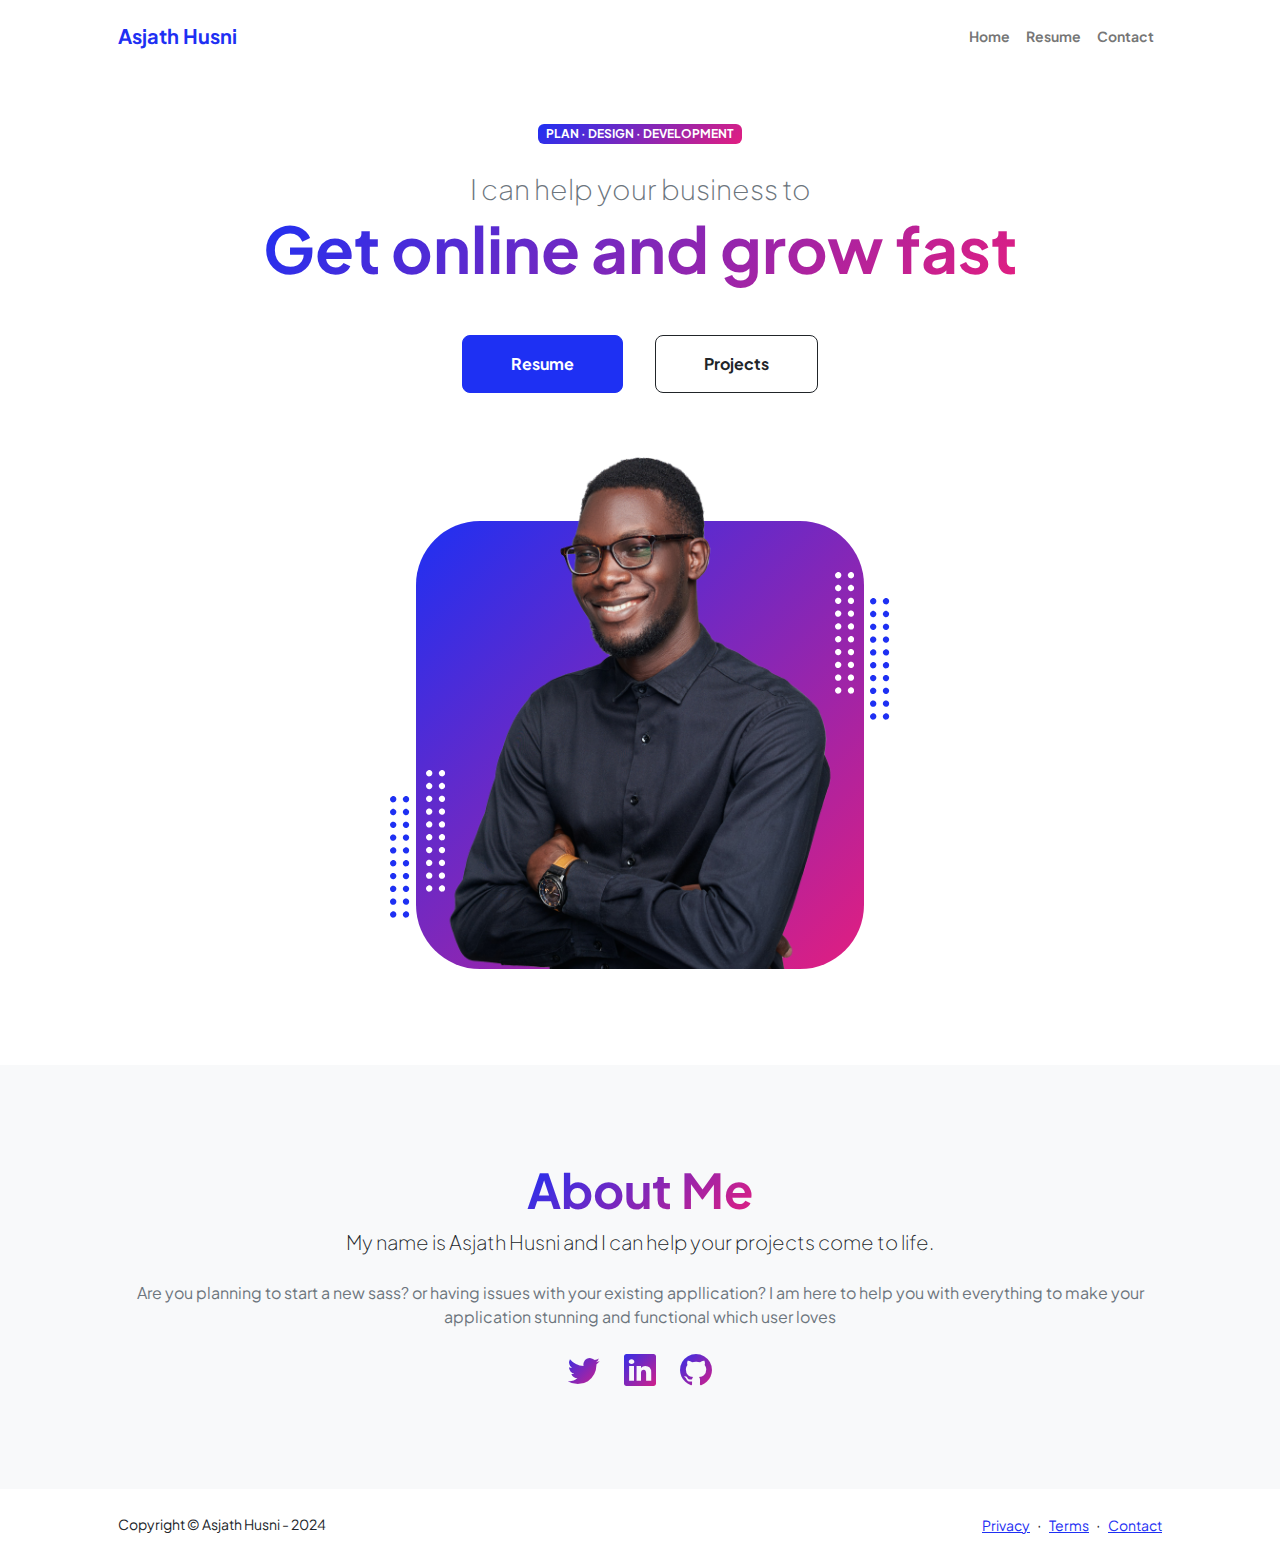
<file: index.html>
<!DOCTYPE html>
<html lang="en">
  <head>
    <meta charset="utf-8" />
    <meta
      name="viewport"
      content="width=device-width, initial-scale=1, shrink-to-fit=no"
    />
    <meta name="description" content="" />
    <meta name="author" content="" />
    <title>Asjath Husni</title>
    <!-- Favicon-->
    <link rel="icon" type="image/x-icon" href="assets/favicon.ico" />
    <!-- Custom Google font-->
    <link rel="preconnect" href="https://fonts.googleapis.com" />
    <link rel="preconnect" href="https://fonts.gstatic.com" crossorigin />
    <link
      href="https://fonts.googleapis.com/css2?family=Plus+Jakarta+Sans:wght@100;200;300;400;500;600;700;800;900&amp;display=swap"
      rel="stylesheet"
    />
    <!-- Bootstrap icons-->
    <link
      href="https://cdn.jsdelivr.net/npm/bootstrap-icons@1.8.1/font/bootstrap-icons.css"
      rel="stylesheet"
    />
    <!-- Core theme CSS (includes Bootstrap)-->
    <link href="css/styles.css" rel="stylesheet" />
  </head>
  <body class="d-flex flex-column h-100">
    <main class="flex-shrink-0">
      <!-- Navigation-->
      <nav class="navbar navbar-expand-lg navbar-light bg-white py-3">
        <div class="container px-5">
          <a class="navbar-brand" href="index.html"
            ><span class="fw-bolder text-primary">Asjath Husni</span></a
          >
          <button
            class="navbar-toggler"
            type="button"
            data-bs-toggle="collapse"
            data-bs-target="#navbarSupportedContent"
            aria-controls="navbarSupportedContent"
            aria-expanded="false"
            aria-label="Toggle navigation"
          >
            <span class="navbar-toggler-icon"></span>
          </button>
          <div class="collapse navbar-collapse" id="navbarSupportedContent">
            <ul class="navbar-nav ms-auto mb-2 mb-lg-0 small fw-bolder">
              <li class="nav-item">
                <a class="nav-link" href="index.html">Home</a>
              </li>
              <li class="nav-item">
                <a class="nav-link" href="resume.html">Resume</a>
              </li>
              <!-- <li class="nav-item">
                <a class="nav-link" href="projects.html">Projects</a>
              </li> -->
              <li class="nav-item">
                <a class="nav-link" href="contact.html">Contact</a>
              </li>
            </ul>
          </div>
        </div>
      </nav>
      <!-- Header-->
      <header class="py-5">
        <div class="container px-5 pb-5">
          <div class="row gx-5 align-items-center">
            <div class="col-xxl-5">
              <!-- Header text content-->
              <div class="text-center text-xxl-start">
                <div
                  class="badge bg-gradient-primary-to-secondary text-white mb-4"
                >
                  <div class="text-uppercase">
                    Plan &middot; Design &middot; Development
                  </div>
                </div>
                <div class="fs-3 fw-light text-muted">
                  I can help your business to
                </div>
                <h1 class="display-3 fw-bolder mb-5">
                  <span class="text-gradient d-inline"
                    >Get online and grow fast</span
                  >
                </h1>
                <div
                  class="d-grid gap-3 d-sm-flex justify-content-sm-center justify-content-xxl-start mb-3"
                >
                  <a
                    class="btn btn-primary btn-lg px-5 py-3 me-sm-3 fs-6 fw-bolder"
                    href="resume.html"
                    >Resume</a
                  >
                  <a
                    class="btn btn-outline-dark btn-lg px-5 py-3 fs-6 fw-bolder"
                    href="projects.html"
                    >Projects</a
                  >
                </div>
              </div>
            </div>
            <div class="col-xxl-7">
              <!-- Header profile picture-->
              <div class="d-flex justify-content-center mt-5 mt-xxl-0">
                <div class="profile bg-gradient-primary-to-secondary">
                  <!-- TIP: For best results, use a photo with a transparent background like the demo example below-->
                  <!-- Watch a tutorial on how to do this on YouTube (link)-->
                  <img class="profile-img" src="assets/profile.png" alt="..." />
                  <div class="dots-1">
                    <!-- SVG Dots-->
                    <svg
                      version="1.1"
                      xmlns="http://www.w3.org/2000/svg"
                      xmlns:xlink="http://www.w3.org/1999/xlink"
                      x="0px"
                      y="0px"
                      viewBox="0 0 191.6 1215.4"
                      style="enable-background: new 0 0 191.6 1215.4"
                      xml:space="preserve"
                    >
                      <g
                        transform="translate(0.000000,1280.000000) scale(0.100000,-0.100000)"
                      >
                        <path
                          d="M227.7,12788.6c-105-35-200-141-222-248c-43-206,163-412,369-369c155,32,275,190,260,339c-11,105-90,213-190,262        C383.7,12801.6,289.7,12808.6,227.7,12788.6z"
                        ></path>
                        <path
                          d="M1507.7,12788.6c-151-50-253-216-222-362c25-119,136-230,254-255c194-41,395,142,375,339c-11,105-90,213-190,262        C1663.7,12801.6,1569.7,12808.6,1507.7,12788.6z"
                        ></path>
                        <path
                          d="M227.7,11508.6c-105-35-200-141-222-248c-43-206,163-412,369-369c155,32,275,190,260,339c-11,105-90,213-190,262        C383.7,11521.6,289.7,11528.6,227.7,11508.6z"
                        ></path>
                        <path
                          d="M1507.7,11508.6c-151-50-253-216-222-362c25-119,136-230,254-255c194-41,395,142,375,339c-11,105-90,213-190,262        C1663.7,11521.6,1569.7,11528.6,1507.7,11508.6z"
                        ></path>
                        <path
                          d="M227.7,10228.6c-105-35-200-141-222-248c-43-206,163-412,369-369c155,32,275,190,260,339c-11,105-90,213-190,262        C383.7,10241.6,289.7,10248.6,227.7,10228.6z"
                        ></path>
                        <path
                          d="M1507.7,10228.6c-105-35-200-141-222-248c-43-206,163-412,369-369c155,32,275,190,260,339c-11,105-90,213-190,262        C1663.7,10241.6,1569.7,10248.6,1507.7,10228.6z"
                        ></path>
                        <path
                          d="M227.7,8948.6c-105-35-200-141-222-248c-43-206,163-412,369-369c155,32,275,190,260,339c-11,105-90,213-190,262        C383.7,8961.6,289.7,8968.6,227.7,8948.6z"
                        ></path>
                        <path
                          d="M1507.7,8948.6c-105-35-200-141-222-248c-43-206,163-412,369-369c155,32,275,190,260,339c-11,105-90,213-190,262        C1663.7,8961.6,1569.7,8968.6,1507.7,8948.6z"
                        ></path>
                        <path
                          d="M227.7,7668.6c-105-35-200-141-222-248c-43-206,163-412,369-369c155,32,275,190,260,339c-11,105-90,213-190,262        C383.7,7681.6,289.7,7688.6,227.7,7668.6z"
                        ></path>
                        <path
                          d="M1507.7,7668.6c-105-35-200-141-222-248c-43-206,163-412,369-369c155,32,275,190,260,339c-11,105-90,213-190,262        C1663.7,7681.6,1569.7,7688.6,1507.7,7668.6z"
                        ></path>
                        <path
                          d="M227.7,6388.6c-105-35-200-141-222-248c-43-206,163-412,369-369c155,32,275,190,260,339c-11,105-90,213-190,262        C383.7,6401.6,289.7,6408.6,227.7,6388.6z"
                        ></path>
                        <path
                          d="M1507.7,6388.6c-105-35-200-141-222-248c-43-206,163-412,369-369c155,32,275,190,260,339c-11,105-90,213-190,262        C1663.7,6401.6,1569.7,6408.6,1507.7,6388.6z"
                        ></path>
                        <path
                          d="M227.7,5108.6c-105-35-200-141-222-248c-43-206,163-412,369-369c155,32,275,190,260,339c-11,105-90,213-190,262        C383.7,5121.6,289.7,5128.6,227.7,5108.6z"
                        ></path>
                        <path
                          d="M1507.7,5108.6c-105-35-200-141-222-248c-43-206,163-412,369-369c155,32,275,190,260,339c-11,105-90,213-190,262        C1663.7,5121.6,1569.7,5128.6,1507.7,5108.6z"
                        ></path>
                        <path
                          d="M227.7,3828.6c-105-35-200-141-222-248c-43-206,163-412,369-369c155,32,275,190,260,339c-11,105-90,213-190,262        C383.7,3841.6,289.7,3848.6,227.7,3828.6z"
                        ></path>
                        <path
                          d="M1507.7,3828.6c-105-35-200-141-222-248c-43-206,163-412,369-369c155,32,275,190,260,339c-11,105-90,213-190,262        C1663.7,3841.6,1569.7,3848.6,1507.7,3828.6z"
                        ></path>
                        <path
                          d="M227.7,2548.6c-105-35-200-141-222-248c-43-206,163-412,369-369c155,32,275,190,260,339c-11,105-90,213-190,262        C383.7,2561.6,289.7,2568.6,227.7,2548.6z"
                        ></path>
                        <path
                          d="M1507.7,2548.6c-105-35-200-141-222-248c-43-206,163-412,369-369c155,32,275,190,260,339c-11,105-90,213-190,262        C1663.7,2561.6,1569.7,2568.6,1507.7,2548.6z"
                        ></path>
                        <path
                          d="M227.7,1268.6c-105-35-200-141-222-248c-43-206,163-412,369-369c155,32,275,190,260,339c-11,105-90,213-190,262        C383.7,1281.6,289.7,1288.6,227.7,1268.6z"
                        ></path>
                        <path
                          d="M1507.7,1268.6c-105-35-200-141-222-248c-43-206,163-412,369-369c155,32,275,190,260,339c-11,105-90,213-190,262        C1663.7,1281.6,1569.7,1288.6,1507.7,1268.6z"
                        ></path>
                      </g>
                    </svg>
                    <!-- END of SVG dots-->
                  </div>
                  <div class="dots-2">
                    <!-- SVG Dots-->
                    <svg
                      version="1.1"
                      xmlns="http://www.w3.org/2000/svg"
                      xmlns:xlink="http://www.w3.org/1999/xlink"
                      x="0px"
                      y="0px"
                      viewBox="0 0 191.6 1215.4"
                      style="enable-background: new 0 0 191.6 1215.4"
                      xml:space="preserve"
                    >
                      <g
                        transform="translate(0.000000,1280.000000) scale(0.100000,-0.100000)"
                      >
                        <path
                          d="M227.7,12788.6c-105-35-200-141-222-248c-43-206,163-412,369-369c155,32,275,190,260,339c-11,105-90,213-190,262        C383.7,12801.6,289.7,12808.6,227.7,12788.6z"
                        ></path>
                        <path
                          d="M1507.7,12788.6c-151-50-253-216-222-362c25-119,136-230,254-255c194-41,395,142,375,339c-11,105-90,213-190,262        C1663.7,12801.6,1569.7,12808.6,1507.7,12788.6z"
                        ></path>
                        <path
                          d="M227.7,11508.6c-105-35-200-141-222-248c-43-206,163-412,369-369c155,32,275,190,260,339c-11,105-90,213-190,262        C383.7,11521.6,289.7,11528.6,227.7,11508.6z"
                        ></path>
                        <path
                          d="M1507.7,11508.6c-151-50-253-216-222-362c25-119,136-230,254-255c194-41,395,142,375,339c-11,105-90,213-190,262        C1663.7,11521.6,1569.7,11528.6,1507.7,11508.6z"
                        ></path>
                        <path
                          d="M227.7,10228.6c-105-35-200-141-222-248c-43-206,163-412,369-369c155,32,275,190,260,339c-11,105-90,213-190,262        C383.7,10241.6,289.7,10248.6,227.7,10228.6z"
                        ></path>
                        <path
                          d="M1507.7,10228.6c-105-35-200-141-222-248c-43-206,163-412,369-369c155,32,275,190,260,339c-11,105-90,213-190,262        C1663.7,10241.6,1569.7,10248.6,1507.7,10228.6z"
                        ></path>
                        <path
                          d="M227.7,8948.6c-105-35-200-141-222-248c-43-206,163-412,369-369c155,32,275,190,260,339c-11,105-90,213-190,262        C383.7,8961.6,289.7,8968.6,227.7,8948.6z"
                        ></path>
                        <path
                          d="M1507.7,8948.6c-105-35-200-141-222-248c-43-206,163-412,369-369c155,32,275,190,260,339c-11,105-90,213-190,262        C1663.7,8961.6,1569.7,8968.6,1507.7,8948.6z"
                        ></path>
                        <path
                          d="M227.7,7668.6c-105-35-200-141-222-248c-43-206,163-412,369-369c155,32,275,190,260,339c-11,105-90,213-190,262        C383.7,7681.6,289.7,7688.6,227.7,7668.6z"
                        ></path>
                        <path
                          d="M1507.7,7668.6c-105-35-200-141-222-248c-43-206,163-412,369-369c155,32,275,190,260,339c-11,105-90,213-190,262        C1663.7,7681.6,1569.7,7688.6,1507.7,7668.6z"
                        ></path>
                        <path
                          d="M227.7,6388.6c-105-35-200-141-222-248c-43-206,163-412,369-369c155,32,275,190,260,339c-11,105-90,213-190,262        C383.7,6401.6,289.7,6408.6,227.7,6388.6z"
                        ></path>
                        <path
                          d="M1507.7,6388.6c-105-35-200-141-222-248c-43-206,163-412,369-369c155,32,275,190,260,339c-11,105-90,213-190,262        C1663.7,6401.6,1569.7,6408.6,1507.7,6388.6z"
                        ></path>
                        <path
                          d="M227.7,5108.6c-105-35-200-141-222-248c-43-206,163-412,369-369c155,32,275,190,260,339c-11,105-90,213-190,262        C383.7,5121.6,289.7,5128.6,227.7,5108.6z"
                        ></path>
                        <path
                          d="M1507.7,5108.6c-105-35-200-141-222-248c-43-206,163-412,369-369c155,32,275,190,260,339c-11,105-90,213-190,262        C1663.7,5121.6,1569.7,5128.6,1507.7,5108.6z"
                        ></path>
                        <path
                          d="M227.7,3828.6c-105-35-200-141-222-248c-43-206,163-412,369-369c155,32,275,190,260,339c-11,105-90,213-190,262        C383.7,3841.6,289.7,3848.6,227.7,3828.6z"
                        ></path>
                        <path
                          d="M1507.7,3828.6c-105-35-200-141-222-248c-43-206,163-412,369-369c155,32,275,190,260,339c-11,105-90,213-190,262        C1663.7,3841.6,1569.7,3848.6,1507.7,3828.6z"
                        ></path>
                        <path
                          d="M227.7,2548.6c-105-35-200-141-222-248c-43-206,163-412,369-369c155,32,275,190,260,339c-11,105-90,213-190,262        C383.7,2561.6,289.7,2568.6,227.7,2548.6z"
                        ></path>
                        <path
                          d="M1507.7,2548.6c-105-35-200-141-222-248c-43-206,163-412,369-369c155,32,275,190,260,339c-11,105-90,213-190,262        C1663.7,2561.6,1569.7,2568.6,1507.7,2548.6z"
                        ></path>
                        <path
                          d="M227.7,1268.6c-105-35-200-141-222-248c-43-206,163-412,369-369c155,32,275,190,260,339c-11,105-90,213-190,262        C383.7,1281.6,289.7,1288.6,227.7,1268.6z"
                        ></path>
                        <path
                          d="M1507.7,1268.6c-105-35-200-141-222-248c-43-206,163-412,369-369c155,32,275,190,260,339c-11,105-90,213-190,262        C1663.7,1281.6,1569.7,1288.6,1507.7,1268.6z"
                        ></path>
                      </g>
                    </svg>
                    <!-- END of SVG dots-->
                  </div>
                  <div class="dots-3">
                    <!-- SVG Dots-->
                    <svg
                      version="1.1"
                      xmlns="http://www.w3.org/2000/svg"
                      xmlns:xlink="http://www.w3.org/1999/xlink"
                      x="0px"
                      y="0px"
                      viewBox="0 0 191.6 1215.4"
                      style="enable-background: new 0 0 191.6 1215.4"
                      xml:space="preserve"
                    >
                      <g
                        transform="translate(0.000000,1280.000000) scale(0.100000,-0.100000)"
                      >
                        <path
                          d="M227.7,12788.6c-105-35-200-141-222-248c-43-206,163-412,369-369c155,32,275,190,260,339c-11,105-90,213-190,262        C383.7,12801.6,289.7,12808.6,227.7,12788.6z"
                        ></path>
                        <path
                          d="M1507.7,12788.6c-151-50-253-216-222-362c25-119,136-230,254-255c194-41,395,142,375,339c-11,105-90,213-190,262        C1663.7,12801.6,1569.7,12808.6,1507.7,12788.6z"
                        ></path>
                        <path
                          d="M227.7,11508.6c-105-35-200-141-222-248c-43-206,163-412,369-369c155,32,275,190,260,339c-11,105-90,213-190,262        C383.7,11521.6,289.7,11528.6,227.7,11508.6z"
                        ></path>
                        <path
                          d="M1507.7,11508.6c-151-50-253-216-222-362c25-119,136-230,254-255c194-41,395,142,375,339c-11,105-90,213-190,262        C1663.7,11521.6,1569.7,11528.6,1507.7,11508.6z"
                        ></path>
                        <path
                          d="M227.7,10228.6c-105-35-200-141-222-248c-43-206,163-412,369-369c155,32,275,190,260,339c-11,105-90,213-190,262        C383.7,10241.6,289.7,10248.6,227.7,10228.6z"
                        ></path>
                        <path
                          d="M1507.7,10228.6c-105-35-200-141-222-248c-43-206,163-412,369-369c155,32,275,190,260,339c-11,105-90,213-190,262        C1663.7,10241.6,1569.7,10248.6,1507.7,10228.6z"
                        ></path>
                        <path
                          d="M227.7,8948.6c-105-35-200-141-222-248c-43-206,163-412,369-369c155,32,275,190,260,339c-11,105-90,213-190,262        C383.7,8961.6,289.7,8968.6,227.7,8948.6z"
                        ></path>
                        <path
                          d="M1507.7,8948.6c-105-35-200-141-222-248c-43-206,163-412,369-369c155,32,275,190,260,339c-11,105-90,213-190,262        C1663.7,8961.6,1569.7,8968.6,1507.7,8948.6z"
                        ></path>
                        <path
                          d="M227.7,7668.6c-105-35-200-141-222-248c-43-206,163-412,369-369c155,32,275,190,260,339c-11,105-90,213-190,262        C383.7,7681.6,289.7,7688.6,227.7,7668.6z"
                        ></path>
                        <path
                          d="M1507.7,7668.6c-105-35-200-141-222-248c-43-206,163-412,369-369c155,32,275,190,260,339c-11,105-90,213-190,262        C1663.7,7681.6,1569.7,7688.6,1507.7,7668.6z"
                        ></path>
                        <path
                          d="M227.7,6388.6c-105-35-200-141-222-248c-43-206,163-412,369-369c155,32,275,190,260,339c-11,105-90,213-190,262        C383.7,6401.6,289.7,6408.6,227.7,6388.6z"
                        ></path>
                        <path
                          d="M1507.7,6388.6c-105-35-200-141-222-248c-43-206,163-412,369-369c155,32,275,190,260,339c-11,105-90,213-190,262        C1663.7,6401.6,1569.7,6408.6,1507.7,6388.6z"
                        ></path>
                        <path
                          d="M227.7,5108.6c-105-35-200-141-222-248c-43-206,163-412,369-369c155,32,275,190,260,339c-11,105-90,213-190,262        C383.7,5121.6,289.7,5128.6,227.7,5108.6z"
                        ></path>
                        <path
                          d="M1507.7,5108.6c-105-35-200-141-222-248c-43-206,163-412,369-369c155,32,275,190,260,339c-11,105-90,213-190,262        C1663.7,5121.6,1569.7,5128.6,1507.7,5108.6z"
                        ></path>
                        <path
                          d="M227.7,3828.6c-105-35-200-141-222-248c-43-206,163-412,369-369c155,32,275,190,260,339c-11,105-90,213-190,262        C383.7,3841.6,289.7,3848.6,227.7,3828.6z"
                        ></path>
                        <path
                          d="M1507.7,3828.6c-105-35-200-141-222-248c-43-206,163-412,369-369c155,32,275,190,260,339c-11,105-90,213-190,262        C1663.7,3841.6,1569.7,3848.6,1507.7,3828.6z"
                        ></path>
                        <path
                          d="M227.7,2548.6c-105-35-200-141-222-248c-43-206,163-412,369-369c155,32,275,190,260,339c-11,105-90,213-190,262        C383.7,2561.6,289.7,2568.6,227.7,2548.6z"
                        ></path>
                        <path
                          d="M1507.7,2548.6c-105-35-200-141-222-248c-43-206,163-412,369-369c155,32,275,190,260,339c-11,105-90,213-190,262        C1663.7,2561.6,1569.7,2568.6,1507.7,2548.6z"
                        ></path>
                        <path
                          d="M227.7,1268.6c-105-35-200-141-222-248c-43-206,163-412,369-369c155,32,275,190,260,339c-11,105-90,213-190,262        C383.7,1281.6,289.7,1288.6,227.7,1268.6z"
                        ></path>
                        <path
                          d="M1507.7,1268.6c-105-35-200-141-222-248c-43-206,163-412,369-369c155,32,275,190,260,339c-11,105-90,213-190,262        C1663.7,1281.6,1569.7,1288.6,1507.7,1268.6z"
                        ></path>
                      </g>
                    </svg>
                    <!-- END of SVG dots-->
                  </div>
                  <div class="dots-4">
                    <!-- SVG Dots-->
                    <svg
                      version="1.1"
                      xmlns="http://www.w3.org/2000/svg"
                      xmlns:xlink="http://www.w3.org/1999/xlink"
                      x="0px"
                      y="0px"
                      viewBox="0 0 191.6 1215.4"
                      style="enable-background: new 0 0 191.6 1215.4"
                      xml:space="preserve"
                    >
                      <g
                        transform="translate(0.000000,1280.000000) scale(0.100000,-0.100000)"
                      >
                        <path
                          d="M227.7,12788.6c-105-35-200-141-222-248c-43-206,163-412,369-369c155,32,275,190,260,339c-11,105-90,213-190,262        C383.7,12801.6,289.7,12808.6,227.7,12788.6z"
                        ></path>
                        <path
                          d="M1507.7,12788.6c-151-50-253-216-222-362c25-119,136-230,254-255c194-41,395,142,375,339c-11,105-90,213-190,262        C1663.7,12801.6,1569.7,12808.6,1507.7,12788.6z"
                        ></path>
                        <path
                          d="M227.7,11508.6c-105-35-200-141-222-248c-43-206,163-412,369-369c155,32,275,190,260,339c-11,105-90,213-190,262        C383.7,11521.6,289.7,11528.6,227.7,11508.6z"
                        ></path>
                        <path
                          d="M1507.7,11508.6c-151-50-253-216-222-362c25-119,136-230,254-255c194-41,395,142,375,339c-11,105-90,213-190,262        C1663.7,11521.6,1569.7,11528.6,1507.7,11508.6z"
                        ></path>
                        <path
                          d="M227.7,10228.6c-105-35-200-141-222-248c-43-206,163-412,369-369c155,32,275,190,260,339c-11,105-90,213-190,262        C383.7,10241.6,289.7,10248.6,227.7,10228.6z"
                        ></path>
                        <path
                          d="M1507.7,10228.6c-105-35-200-141-222-248c-43-206,163-412,369-369c155,32,275,190,260,339c-11,105-90,213-190,262        C1663.7,10241.6,1569.7,10248.6,1507.7,10228.6z"
                        ></path>
                        <path
                          d="M227.7,8948.6c-105-35-200-141-222-248c-43-206,163-412,369-369c155,32,275,190,260,339c-11,105-90,213-190,262        C383.7,8961.6,289.7,8968.6,227.7,8948.6z"
                        ></path>
                        <path
                          d="M1507.7,8948.6c-105-35-200-141-222-248c-43-206,163-412,369-369c155,32,275,190,260,339c-11,105-90,213-190,262        C1663.7,8961.6,1569.7,8968.6,1507.7,8948.6z"
                        ></path>
                        <path
                          d="M227.7,7668.6c-105-35-200-141-222-248c-43-206,163-412,369-369c155,32,275,190,260,339c-11,105-90,213-190,262        C383.7,7681.6,289.7,7688.6,227.7,7668.6z"
                        ></path>
                        <path
                          d="M1507.7,7668.6c-105-35-200-141-222-248c-43-206,163-412,369-369c155,32,275,190,260,339c-11,105-90,213-190,262        C1663.7,7681.6,1569.7,7688.6,1507.7,7668.6z"
                        ></path>
                        <path
                          d="M227.7,6388.6c-105-35-200-141-222-248c-43-206,163-412,369-369c155,32,275,190,260,339c-11,105-90,213-190,262        C383.7,6401.6,289.7,6408.6,227.7,6388.6z"
                        ></path>
                        <path
                          d="M1507.7,6388.6c-105-35-200-141-222-248c-43-206,163-412,369-369c155,32,275,190,260,339c-11,105-90,213-190,262        C1663.7,6401.6,1569.7,6408.6,1507.7,6388.6z"
                        ></path>
                        <path
                          d="M227.7,5108.6c-105-35-200-141-222-248c-43-206,163-412,369-369c155,32,275,190,260,339c-11,105-90,213-190,262        C383.7,5121.6,289.7,5128.6,227.7,5108.6z"
                        ></path>
                        <path
                          d="M1507.7,5108.6c-105-35-200-141-222-248c-43-206,163-412,369-369c155,32,275,190,260,339c-11,105-90,213-190,262        C1663.7,5121.6,1569.7,5128.6,1507.7,5108.6z"
                        ></path>
                        <path
                          d="M227.7,3828.6c-105-35-200-141-222-248c-43-206,163-412,369-369c155,32,275,190,260,339c-11,105-90,213-190,262        C383.7,3841.6,289.7,3848.6,227.7,3828.6z"
                        ></path>
                        <path
                          d="M1507.7,3828.6c-105-35-200-141-222-248c-43-206,163-412,369-369c155,32,275,190,260,339c-11,105-90,213-190,262        C1663.7,3841.6,1569.7,3848.6,1507.7,3828.6z"
                        ></path>
                        <path
                          d="M227.7,2548.6c-105-35-200-141-222-248c-43-206,163-412,369-369c155,32,275,190,260,339c-11,105-90,213-190,262        C383.7,2561.6,289.7,2568.6,227.7,2548.6z"
                        ></path>
                        <path
                          d="M1507.7,2548.6c-105-35-200-141-222-248c-43-206,163-412,369-369c155,32,275,190,260,339c-11,105-90,213-190,262        C1663.7,2561.6,1569.7,2568.6,1507.7,2548.6z"
                        ></path>
                        <path
                          d="M227.7,1268.6c-105-35-200-141-222-248c-43-206,163-412,369-369c155,32,275,190,260,339c-11,105-90,213-190,262        C383.7,1281.6,289.7,1288.6,227.7,1268.6z"
                        ></path>
                        <path
                          d="M1507.7,1268.6c-105-35-200-141-222-248c-43-206,163-412,369-369c155,32,275,190,260,339c-11,105-90,213-190,262        C1663.7,1281.6,1569.7,1288.6,1507.7,1268.6z"
                        ></path>
                      </g>
                    </svg>
                    <!-- END of SVG dots-->
                  </div>
                </div>
              </div>
            </div>
          </div>
        </div>
      </header>
      <!-- About Section-->
      <section class="bg-light py-5">
        <div class="container px-5">
          <div class="row gx-5 justify-content-center">
            <div class="col-xxl-8">
              <div class="text-center my-5">
                <h2 class="display-5 fw-bolder">
                  <span class="text-gradient d-inline">About Me</span>
                </h2>
                <p class="lead fw-light mb-4">
                  My name is Asjath Husni and I can help your projects come to
                  life.
                </p>
                <p class="text-muted">
                  Are you planning to start a new sass? or having issues with
                  your existing appllication? I am here to help you with
                  everything to make your application stunning and functional
                  which user loves
                </p>
                <div class="d-flex justify-content-center fs-2 gap-4">
                  <a class="text-gradient" href="https://x.com/asjath_husni"
                    ><i class="bi bi-twitter"></i
                  ></a>
                  <a
                    class="text-gradient"
                    href="https://www.linkedin.com/in/asjath-husni/"
                    ><i class="bi bi-linkedin"></i
                  ></a>
                  <a class="text-gradient" href="https://github.com/RexzZzY"
                    ><i class="bi bi-github"></i
                  ></a>
                </div>
              </div>
            </div>
          </div>
        </div>
      </section>
    </main>
    <!-- Footer-->
    <footer class="bg-white py-4 mt-auto">
      <div class="container px-5">
        <div
          class="row align-items-center justify-content-between flex-column flex-sm-row"
        >
          <div class="col-auto">
            <div class="small m-0">Copyright &copy; Asjath Husni - 2024</div>
          </div>
          <div class="col-auto">
            <a class="small" href="#!">Privacy</a>
            <span class="mx-1">&middot;</span>
            <a class="small" href="#!">Terms</a>
            <span class="mx-1">&middot;</span>
            <a class="small" href="#!">Contact</a>
          </div>
        </div>
      </div>
    </footer>
    <!-- Bootstrap core JS-->
    <script src="https://cdn.jsdelivr.net/npm/bootstrap@5.2.3/dist/js/bootstrap.bundle.min.js"></script>
    <!-- Core theme JS-->
    <script src="js/scripts.js"></script>
  </body>
</html>
</file>
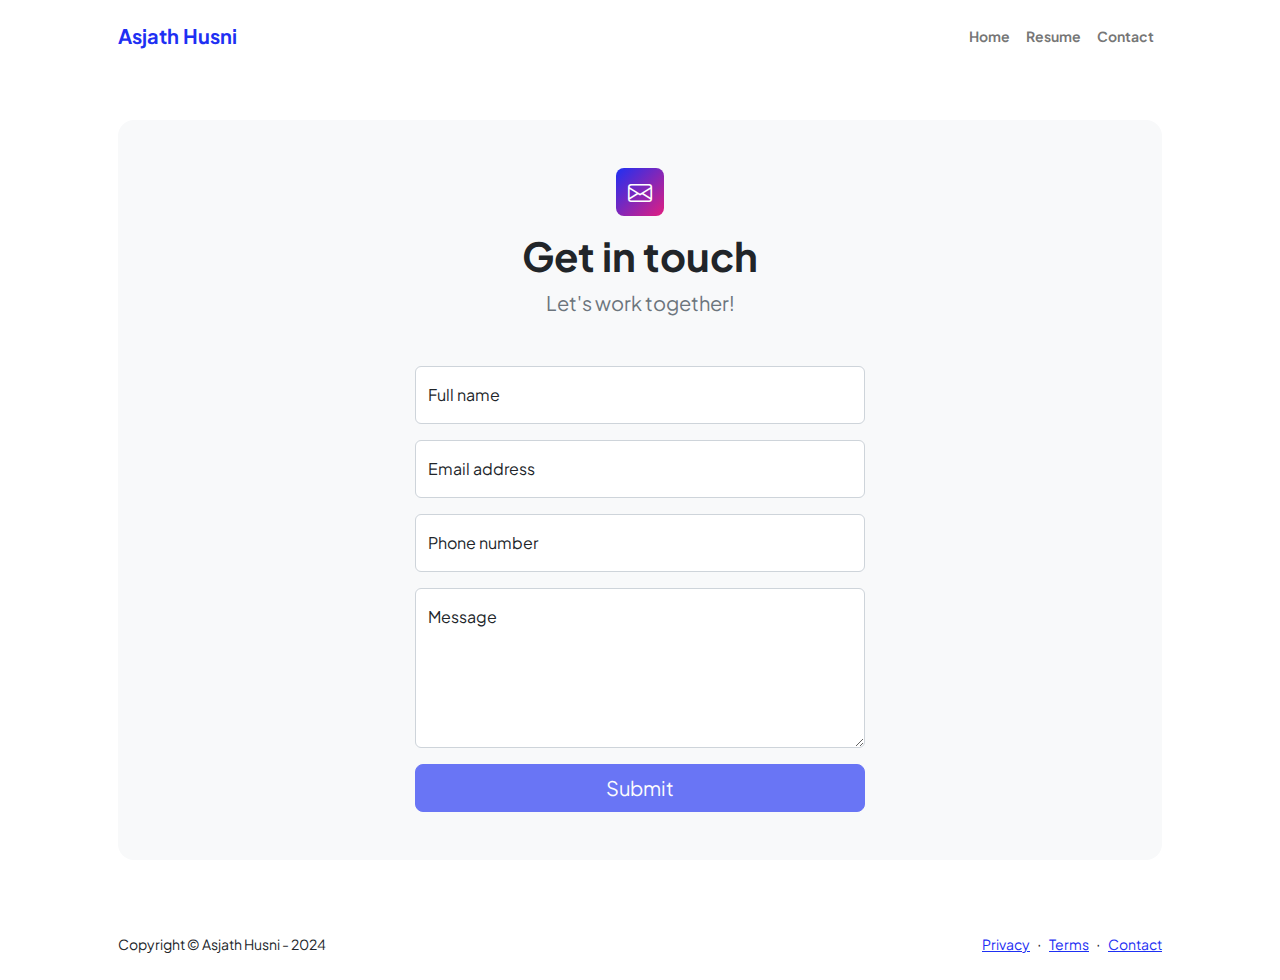
<file: contact.html>
<!DOCTYPE html>
<html lang="en">
  <head>
    <meta charset="utf-8" />
    <meta
      name="viewport"
      content="width=device-width, initial-scale=1, shrink-to-fit=no"
    />
    <meta name="description" content />
    <meta name="author" content />
    <title>Asjath Husni</title>
    <!-- Favicon-->
    <link rel="icon" type="image/x-icon" href="assets/favicon.ico" />
    <!-- Custom Google font-->
    <link rel="preconnect" href="https://fonts.googleapis.com" />
    <link rel="preconnect" href="https://fonts.gstatic.com" crossorigin />
    <link
      href="https://fonts.googleapis.com/css2?family=Plus+Jakarta+Sans:wght@100;200;300;400;500;600;700;800;900&amp;display=swap"
      rel="stylesheet"
    />
    <!-- Bootstrap icons-->
    <link
      href="https://cdn.jsdelivr.net/npm/bootstrap-icons@1.8.1/font/bootstrap-icons.css"
      rel="stylesheet"
    />
    <!-- Core theme CSS (includes Bootstrap)-->
    <link href="css/styles.css" rel="stylesheet" />
  </head>
  <body class="d-flex flex-column">
    <main class="flex-shrink-0">
      <!-- Navigation-->
      <nav class="navbar navbar-expand-lg navbar-light bg-white py-3">
        <div class="container px-5">
          <a class="navbar-brand" href="index.html"
            ><span class="fw-bolder text-primary">Asjath Husni</span></a
          >
          <button
            class="navbar-toggler"
            type="button"
            data-bs-toggle="collapse"
            data-bs-target="#navbarSupportedContent"
            aria-controls="navbarSupportedContent"
            aria-expanded="false"
            aria-label="Toggle navigation"
          >
            <span class="navbar-toggler-icon"></span>
          </button>
          <div class="collapse navbar-collapse" id="navbarSupportedContent">
            <ul class="navbar-nav ms-auto mb-2 mb-lg-0 small fw-bolder">
              <li class="nav-item">
                <a class="nav-link" href="index.html">Home</a>
              </li>
              <li class="nav-item">
                <a class="nav-link" href="resume.html">Resume</a>
              </li>
              <!-- <li class="nav-item"><a class="nav-link" href="projects.html">Projects</a></li> -->
              <li class="nav-item">
                <a class="nav-link" href="contact.html">Contact</a>
              </li>
            </ul>
          </div>
        </div>
      </nav>
      <!-- Page content-->
      <section class="py-5">
        <div class="container px-5">
          <!-- Contact form-->
          <div class="bg-light rounded-4 py-5 px-4 px-md-5">
            <div class="text-center mb-5">
              <div
                class="feature bg-primary bg-gradient-primary-to-secondary text-white rounded-3 mb-3"
              >
                <i class="bi bi-envelope"></i>
              </div>
              <h1 class="fw-bolder">Get in touch</h1>
              <p class="lead fw-normal text-muted mb-0">Let's work together!</p>
            </div>
            <div class="row gx-5 justify-content-center">
              <div class="col-lg-8 col-xl-6">
                <!-- * * * * * * * * * * * * * * *-->
                <!-- * * SB Forms Contact Form * *-->
                <!-- * * * * * * * * * * * * * * *-->
                <!-- This form is pre-integrated with SB Forms.-->
                <!-- To make this form functional, sign up at-->
                <!-- https://startbootstrap.com/solution/contact-forms-->
                <!-- to get an API token!-->
                <form id="contactForm" data-sb-form-api-token="API_TOKEN">
                  <!-- Name input-->
                  <div class="form-floating mb-3">
                    <input
                      class="form-control"
                      id="name"
                      type="text"
                      placeholder="Enter your name..."
                      data-sb-validations="required"
                    />
                    <label for="name">Full name</label>
                    <div
                      class="invalid-feedback"
                      data-sb-feedback="name:required"
                    >
                      A name is required.
                    </div>
                  </div>
                  <!-- Email address input-->
                  <div class="form-floating mb-3">
                    <input
                      class="form-control"
                      id="email"
                      type="email"
                      placeholder="name@example.com"
                      data-sb-validations="required,email"
                    />
                    <label for="email">Email address</label>
                    <div
                      class="invalid-feedback"
                      data-sb-feedback="email:required"
                    >
                      An email is required.
                    </div>
                    <div
                      class="invalid-feedback"
                      data-sb-feedback="email:email"
                    >
                      Email is not valid.
                    </div>
                  </div>
                  <!-- Phone number input-->
                  <div class="form-floating mb-3">
                    <input
                      class="form-control"
                      id="phone"
                      type="tel"
                      placeholder="(123) 456-7890"
                      data-sb-validations="required"
                    />
                    <label for="phone">Phone number</label>
                    <div
                      class="invalid-feedback"
                      data-sb-feedback="phone:required"
                    >
                      A phone number is required.
                    </div>
                  </div>
                  <!-- Message input-->
                  <div class="form-floating mb-3">
                    <textarea
                      class="form-control"
                      id="message"
                      type="text"
                      placeholder="Enter your message here..."
                      style="height: 10rem"
                      data-sb-validations="required"
                    ></textarea>
                    <label for="message">Message</label>
                    <div
                      class="invalid-feedback"
                      data-sb-feedback="message:required"
                    >
                      A message is required.
                    </div>
                  </div>
                  <!-- Submit success message-->
                  <!---->
                  <!-- This is what your users will see when the form-->
                  <!-- has successfully submitted-->
                  <div class="d-none" id="submitSuccessMessage">
                    <div class="text-center mb-3">
                      <div class="fw-bolder">Form submission successful!</div>
                      To activate this form, sign up at
                      <br />
                      <a
                        href="https://startbootstrap.com/solution/contact-forms"
                        >https://startbootstrap.com/solution/contact-forms</a
                      >
                    </div>
                  </div>
                  <!-- Submit error message-->
                  <!---->
                  <!-- This is what your users will see when there is-->
                  <!-- an error submitting the form-->
                  <div class="d-none" id="submitErrorMessage">
                    <div class="text-center text-danger mb-3">
                      Error sending message!
                    </div>
                  </div>
                  <!-- Submit Button-->
                  <div class="d-grid">
                    <button
                      class="btn btn-primary btn-lg disabled"
                      id="submitButton"
                      type="submit"
                    >
                      Submit
                    </button>
                  </div>
                </form>
              </div>
            </div>
          </div>
        </div>
      </section>
    </main>
    <!-- Footer-->
    <footer class="bg-white py-4 mt-auto">
      <div class="container px-5">
        <div
          class="row align-items-center justify-content-between flex-column flex-sm-row"
        >
          <div class="col-auto">
            <div class="small m-0">Copyright &copy; Asjath Husni - 2024</div>
          </div>
          <div class="col-auto">
            <a class="small" href="#!">Privacy</a>
            <span class="mx-1">&middot;</span>
            <a class="small" href="#!">Terms</a>
            <span class="mx-1">&middot;</span>
            <a class="small" href="#!">Contact</a>
          </div>
        </div>
      </div>
    </footer>
    <!-- Bootstrap core JS-->
    <script src="https://cdn.jsdelivr.net/npm/bootstrap@5.2.3/dist/js/bootstrap.bundle.min.js"></script>
    <!-- Core theme JS-->
    <script src="js/scripts.js"></script>
    <!-- * * * * * * * * * * * * * * * * * * * * * * * * * * * * * * * * * * * * * * * *-->
    <!-- * *                               SB Forms JS                               * *-->
    <!-- * * Activate your form at https://startbootstrap.com/solution/contact-forms * *-->
    <!-- * * * * * * * * * * * * * * * * * * * * * * * * * * * * * * * * * * * * * * * *-->
    <script src="https://cdn.startbootstrap.com/sb-forms-latest.js"></script>
  </body>
</html>
</file>
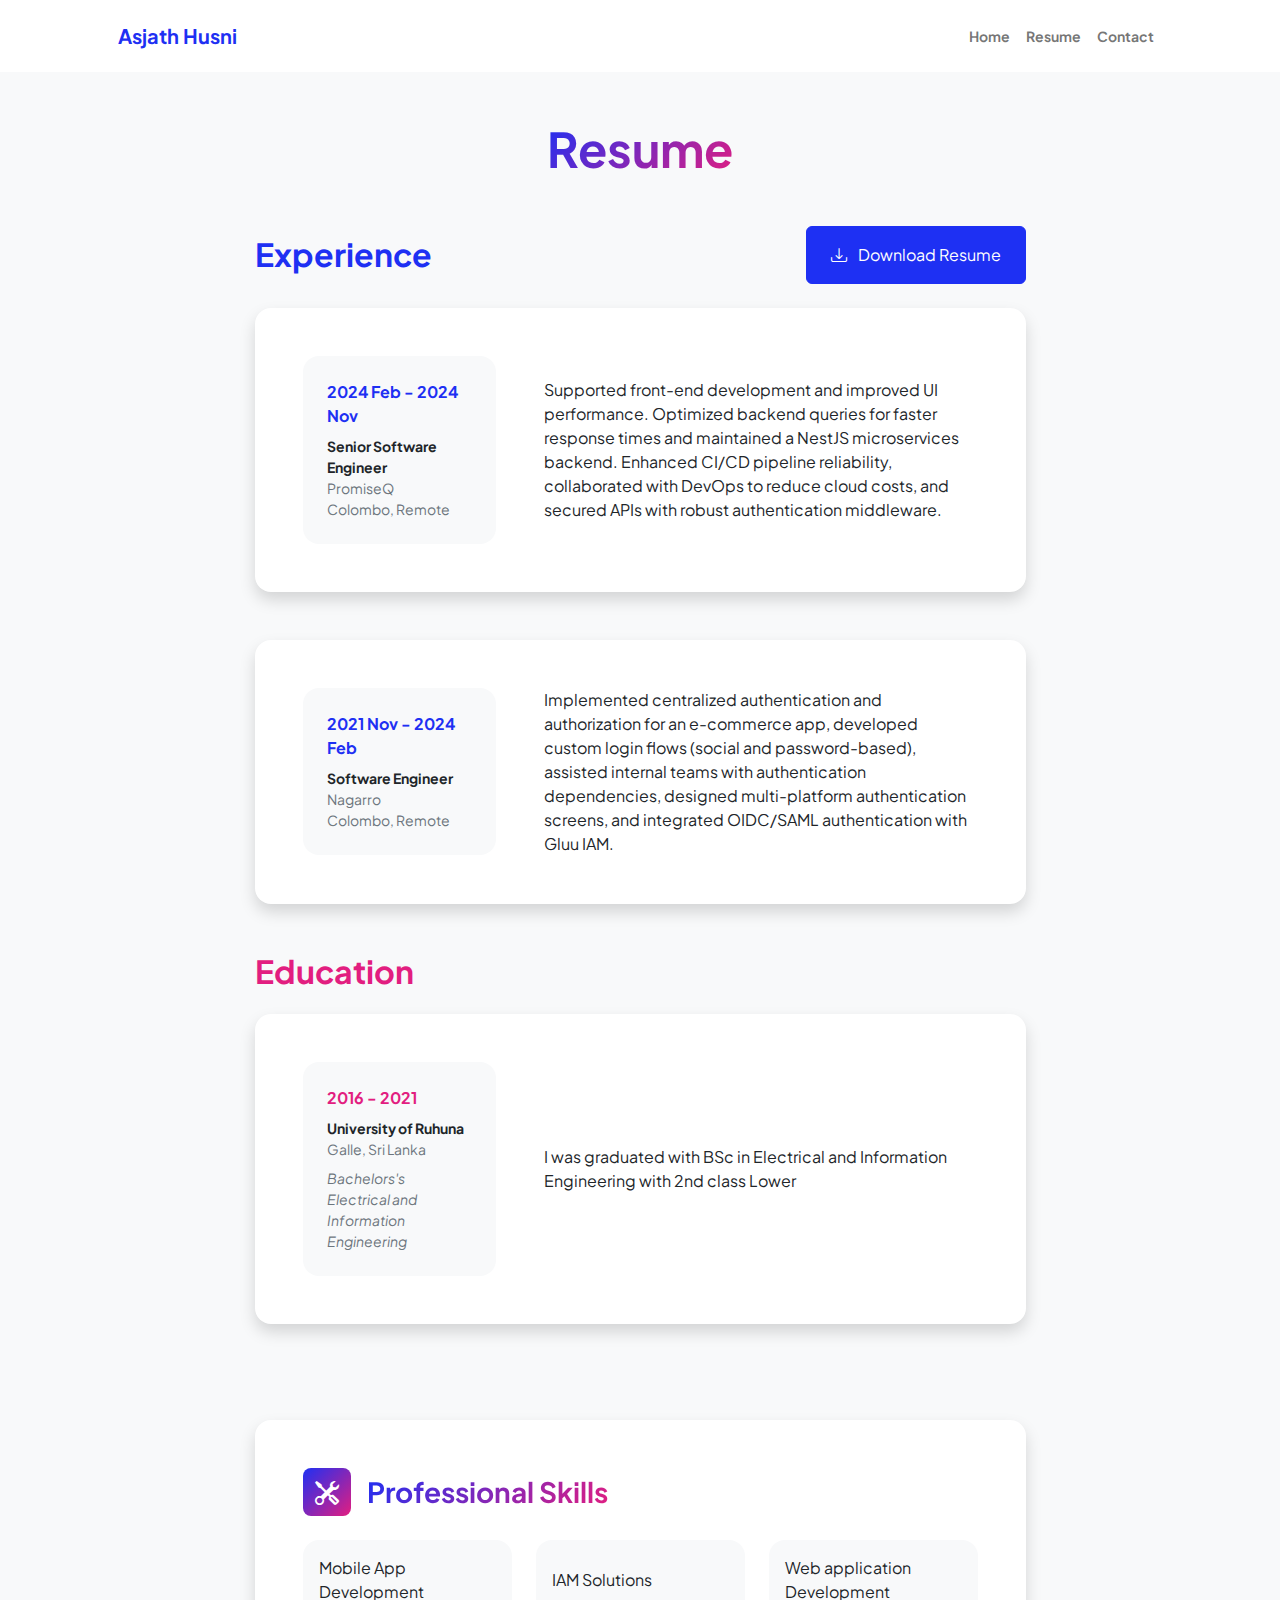
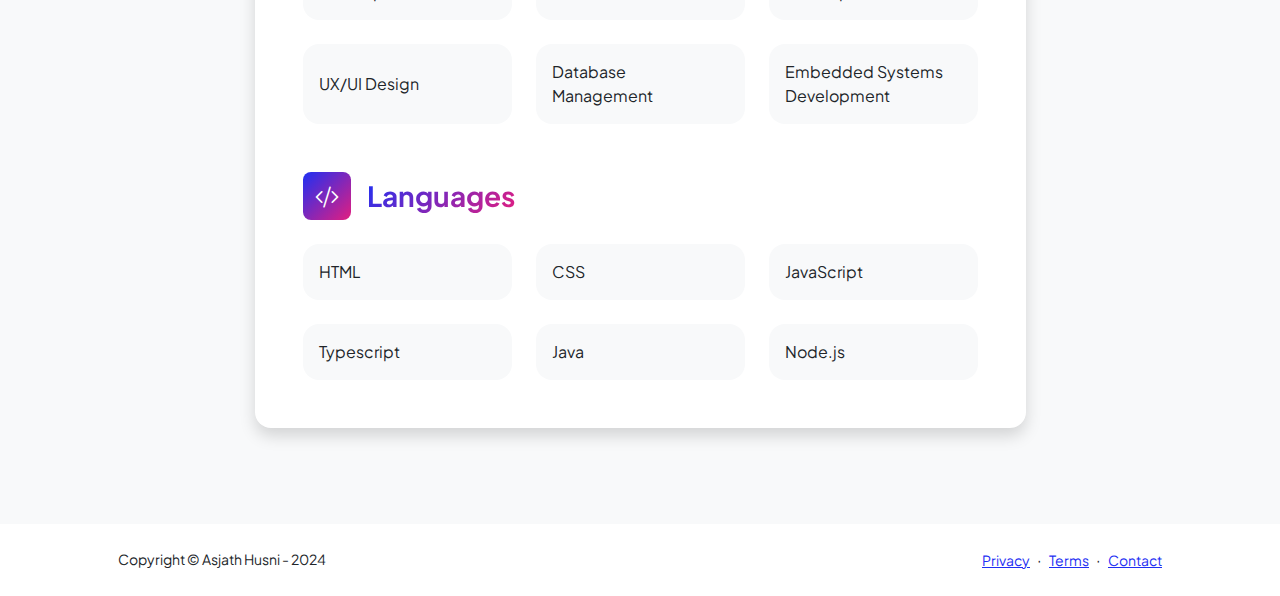
<file: resume.html>
<!DOCTYPE html>
<html lang="en">
  <head>
    <meta charset="utf-8" />
    <meta
      name="viewport"
      content="width=device-width, initial-scale=1, shrink-to-fit=no"
    />
    <meta name="description" content="" />
    <meta name="author" content="" />
    <title>Asjath Husni</title>
    <!-- Favicon-->
    <link rel="icon" type="image/x-icon" href="assets/favicon.ico" />
    <!-- Custom Google font-->
    <link rel="preconnect" href="https://fonts.googleapis.com" />
    <link rel="preconnect" href="https://fonts.gstatic.com" crossorigin />
    <link
      href="https://fonts.googleapis.com/css2?family=Plus+Jakarta+Sans:wght@100;200;300;400;500;600;700;800;900&amp;display=swap"
      rel="stylesheet"
    />
    <!-- Bootstrap icons-->
    <link
      href="https://cdn.jsdelivr.net/npm/bootstrap-icons@1.8.1/font/bootstrap-icons.css"
      rel="stylesheet"
    />
    <!-- Core theme CSS (includes Bootstrap)-->
    <link href="css/styles.css" rel="stylesheet" />
  </head>
  <body class="d-flex flex-column h-100 bg-light">
    <main class="flex-shrink-0">
      <!-- Navigation-->
      <nav class="navbar navbar-expand-lg navbar-light bg-white py-3">
        <div class="container px-5">
          <a class="navbar-brand" href="index.html"
            ><span class="fw-bolder text-primary">Asjath Husni</span></a
          >
          <button
            class="navbar-toggler"
            type="button"
            data-bs-toggle="collapse"
            data-bs-target="#navbarSupportedContent"
            aria-controls="navbarSupportedContent"
            aria-expanded="false"
            aria-label="Toggle navigation"
          >
            <span class="navbar-toggler-icon"></span>
          </button>
          <div class="collapse navbar-collapse" id="navbarSupportedContent">
            <ul class="navbar-nav ms-auto mb-2 mb-lg-0 small fw-bolder">
              <li class="nav-item">
                <a class="nav-link" href="index.html">Home</a>
              </li>
              <li class="nav-item">
                <a class="nav-link" href="resume.html">Resume</a>
              </li>
              <!-- <li class="nav-item">
                <a class="nav-link" href="projects.html">Projects</a>
              </li> -->
              <li class="nav-item">
                <a class="nav-link" href="contact.html">Contact</a>
              </li>
            </ul>
          </div>
        </div>
      </nav>
      <!-- Page Content-->
      <div class="container px-5 my-5">
        <div class="text-center mb-5">
          <h1 class="display-5 fw-bolder mb-0">
            <span class="text-gradient d-inline">Resume</span>
          </h1>
        </div>
        <div class="row gx-5 justify-content-center">
          <div class="col-lg-11 col-xl-9 col-xxl-8">
            <!-- Experience Section-->
            <section>
              <div
                class="d-flex align-items-center justify-content-between mb-4"
              >
                <h2 class="text-primary fw-bolder mb-0">Experience</h2>
                <!-- Download resume button-->
                <!-- Note: Set the link href target to a PDF file within your project-->
                <a class="btn btn-primary px-4 py-3" href="#!">
                  <div class="d-inline-block bi bi-download me-2"></div>
                  Download Resume
                </a>
              </div>
              <!-- Experience Card 1-->
              <div class="card shadow border-0 rounded-4 mb-5">
                <div class="card-body p-5">
                  <div class="row align-items-center gx-5">
                    <div class="col text-center text-lg-start mb-4 mb-lg-0">
                      <div class="bg-light p-4 rounded-4">
                        <div class="text-primary fw-bolder mb-2">
                          2024 Feb - 2024 Nov
                        </div>
                        <div class="small fw-bolder">
                          Senior Software Engineer
                        </div>
                        <div class="small text-muted">PromiseQ</div>
                        <div class="small text-muted">Colombo, Remote</div>
                      </div>
                    </div>
                    <div class="col-lg-8">
                      <div>
                        Supported front-end development and improved UI
                        performance. Optimized backend queries for faster
                        response times and maintained a NestJS microservices
                        backend. Enhanced CI/CD pipeline reliability,
                        collaborated with DevOps to reduce cloud costs, and
                        secured APIs with robust authentication middleware.
                      </div>
                    </div>
                  </div>
                </div>
              </div>
              <!-- Experience Card 2-->
              <div class="card shadow border-0 rounded-4 mb-5">
                <div class="card-body p-5">
                  <div class="row align-items-center gx-5">
                    <div class="col text-center text-lg-start mb-4 mb-lg-0">
                      <div class="bg-light p-4 rounded-4">
                        <div class="text-primary fw-bolder mb-2">
                          2021 Nov - 2024 Feb
                        </div>
                        <div class="small fw-bolder">Software Engineer</div>
                        <div class="small text-muted">Nagarro</div>
                        <div class="small text-muted">Colombo, Remote</div>
                      </div>
                    </div>
                    <div class="col-lg-8">
                      <div>
                        Implemented centralized authentication and authorization
                        for an e-commerce app, developed custom login flows
                        (social and password-based), assisted internal teams
                        with authentication dependencies, designed
                        multi-platform authentication screens, and integrated
                        OIDC/SAML authentication with Gluu IAM.
                      </div>
                    </div>
                  </div>
                </div>
              </div>
            </section>
            <!-- Education Section-->
            <section>
              <h2 class="text-secondary fw-bolder mb-4">Education</h2>
              <!-- Education Card 1-->
              <div class="card shadow border-0 rounded-4 mb-5">
                <div class="card-body p-5">
                  <div class="row align-items-center gx-5">
                    <div class="col text-center text-lg-start mb-4 mb-lg-0">
                      <div class="bg-light p-4 rounded-4">
                        <div class="text-secondary fw-bolder mb-2">
                          2016 - 2021
                        </div>
                        <div class="mb-2">
                          <div class="small fw-bolder">
                            University of Ruhuna
                          </div>
                          <div class="small text-muted">Galle, Sri Lanka</div>
                        </div>
                        <div class="fst-italic">
                          <div class="small text-muted">Bachelors's</div>
                          <div class="small text-muted">
                            Electrical and Information Engineering
                          </div>
                        </div>
                      </div>
                    </div>
                    <div class="col-lg-8">
                      <div>
                        I was graduated with BSc in Electrical and Information
                        Engineering with 2nd class Lower
                      </div>
                    </div>
                  </div>
                </div>
              </div>
            </section>
            <!-- Divider-->
            <div class="pb-5"></div>
            <!-- Skills Section-->
            <section>
              <!-- Skillset Card-->
              <div class="card shadow border-0 rounded-4 mb-5">
                <div class="card-body p-5">
                  <!-- Professional skills list-->
                  <div class="mb-5">
                    <div class="d-flex align-items-center mb-4">
                      <div
                        class="feature bg-primary bg-gradient-primary-to-secondary text-white rounded-3 me-3"
                      >
                        <i class="bi bi-tools"></i>
                      </div>
                      <h3 class="fw-bolder mb-0">
                        <span class="text-gradient d-inline"
                          >Professional Skills</span
                        >
                      </h3>
                    </div>
                    <div class="row row-cols-1 row-cols-md-3 mb-4">
                      <div class="col mb-4 mb-md-0">
                        <div
                          class="d-flex align-items-center bg-light rounded-4 p-3 h-100"
                        >
                          Mobile App Development
                        </div>
                      </div>
                      <div class="col mb-4 mb-md-0">
                        <div
                          class="d-flex align-items-center bg-light rounded-4 p-3 h-100"
                        >
                          IAM Solutions
                        </div>
                      </div>
                      <div class="col">
                        <div
                          class="d-flex align-items-center bg-light rounded-4 p-3 h-100"
                        >
                          Web application Development
                        </div>
                      </div>
                    </div>
                    <div class="row row-cols-1 row-cols-md-3">
                      <div class="col mb-4 mb-md-0">
                        <div
                          class="d-flex align-items-center bg-light rounded-4 p-3 h-100"
                        >
                          UX/UI Design
                        </div>
                      </div>
                      <div class="col mb-4 mb-md-0">
                        <div
                          class="d-flex align-items-center bg-light rounded-4 p-3 h-100"
                        >
                          Database Management
                        </div>
                      </div>
                      <div class="col">
                        <div
                          class="d-flex align-items-center bg-light rounded-4 p-3 h-100"
                        >
                          Embedded Systems Development
                        </div>
                      </div>
                    </div>
                  </div>
                  <!-- Languages list-->
                  <div class="mb-0">
                    <div class="d-flex align-items-center mb-4">
                      <div
                        class="feature bg-primary bg-gradient-primary-to-secondary text-white rounded-3 me-3"
                      >
                        <i class="bi bi-code-slash"></i>
                      </div>
                      <h3 class="fw-bolder mb-0">
                        <span class="text-gradient d-inline">Languages</span>
                      </h3>
                    </div>
                    <div class="row row-cols-1 row-cols-md-3 mb-4">
                      <div class="col mb-4 mb-md-0">
                        <div
                          class="d-flex align-items-center bg-light rounded-4 p-3 h-100"
                        >
                          HTML
                        </div>
                      </div>
                      <div class="col mb-4 mb-md-0">
                        <div
                          class="d-flex align-items-center bg-light rounded-4 p-3 h-100"
                        >
                          CSS
                        </div>
                      </div>
                      <div class="col">
                        <div
                          class="d-flex align-items-center bg-light rounded-4 p-3 h-100"
                        >
                          JavaScript
                        </div>
                      </div>
                    </div>
                    <div class="row row-cols-1 row-cols-md-3">
                      <div class="col mb-4 mb-md-0">
                        <div
                          class="d-flex align-items-center bg-light rounded-4 p-3 h-100"
                        >
                          Typescript
                        </div>
                      </div>
                      <div class="col mb-4 mb-md-0">
                        <div
                          class="d-flex align-items-center bg-light rounded-4 p-3 h-100"
                        >
                          Java
                        </div>
                      </div>
                      <div class="col">
                        <div
                          class="d-flex align-items-center bg-light rounded-4 p-3 h-100"
                        >
                          Node.js
                        </div>
                      </div>
                    </div>
                  </div>
                </div>
              </div>
            </section>
          </div>
        </div>
      </div>
    </main>
    <!-- Footer-->
    <footer class="bg-white py-4 mt-auto">
      <div class="container px-5">
        <div
          class="row align-items-center justify-content-between flex-column flex-sm-row"
        >
          <div class="col-auto">
            <div class="small m-0">Copyright &copy; Asjath Husni - 2024</div>
          </div>
          <div class="col-auto">
            <a class="small" href="#!">Privacy</a>
            <span class="mx-1">&middot;</span>
            <a class="small" href="#!">Terms</a>
            <span class="mx-1">&middot;</span>
            <a class="small" href="#!">Contact</a>
          </div>
        </div>
      </div>
    </footer>
    <!-- Bootstrap core JS-->
    <script src="https://cdn.jsdelivr.net/npm/bootstrap@5.2.3/dist/js/bootstrap.bundle.min.js"></script>
    <!-- Core theme JS-->
    <script src="js/scripts.js"></script>
  </body>
</html>
</file>
